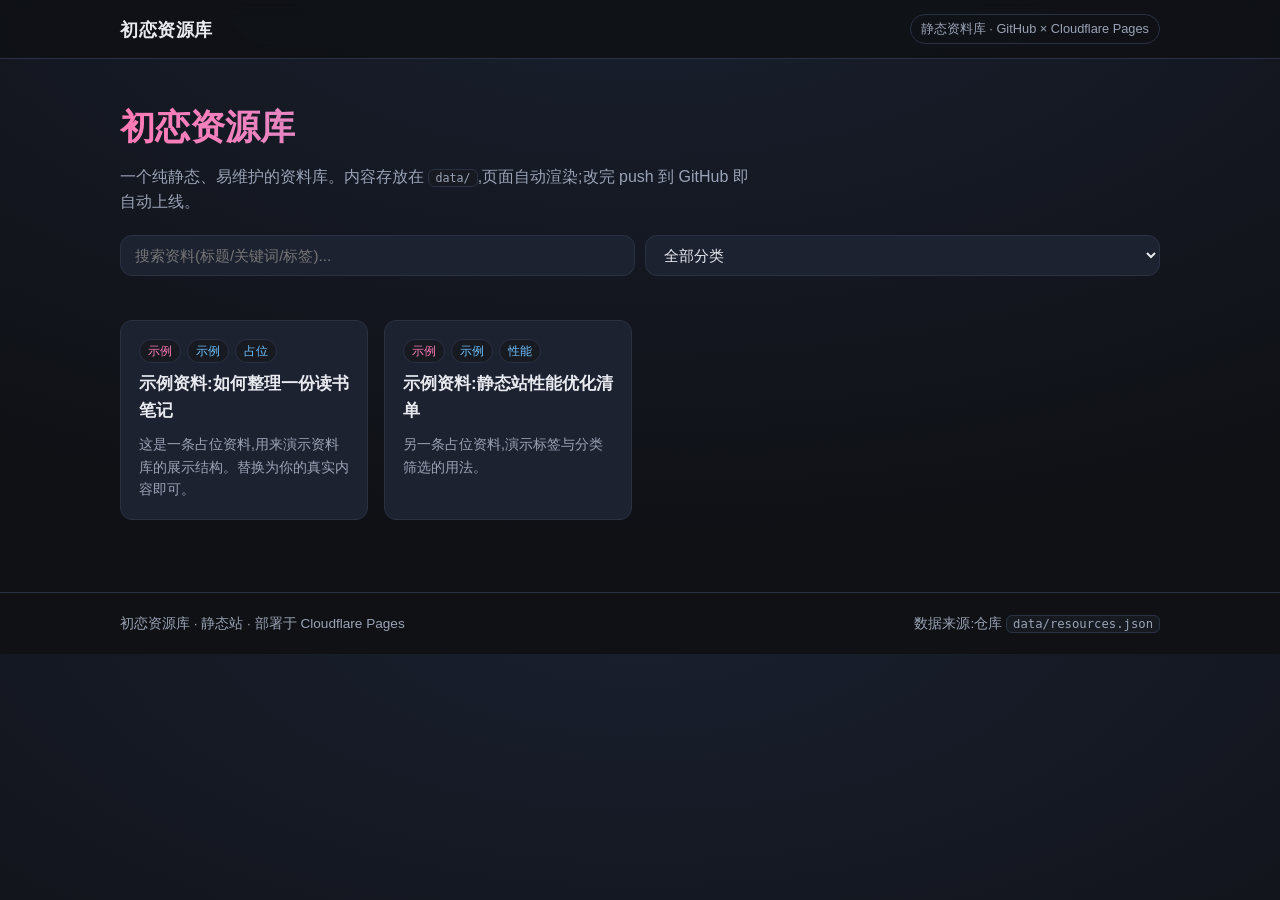
<file: index.html>
<!DOCTYPE html>
<html lang="zh-CN">
<head>
  <meta charset="UTF-8" />
  <meta name="viewport" content="width=device-width, initial-scale=1.0" />
  <title>初恋资源库</title>
  <meta name="description" content="初恋资源库 —— 一个轻量静态资料库,通过 GitHub + Cloudflare Pages 部署。" />
  <link rel="stylesheet" href="assets/styles.css" />
</head>
<body>
  <header class="site-header">
    <div class="wrap nav">
      <a class="brand" href="index.html">初恋资源库</a>
      <span class="tag">静态资料库 · GitHub × Cloudflare Pages</span>
    </div>
  </header>

  <main class="wrap">
    <section class="hero">
      <h1>初恋资源库</h1>
      <p class="lead">一个纯静态、易维护的资料库。内容存放在 <code>data/</code>,页面自动渲染;改完 push 到 GitHub 即自动上线。</p>
      <div class="controls">
        <input id="search" type="search" placeholder="搜索资料(标题/关键词/标签)..." aria-label="搜索" />
        <select id="filter-category" aria-label="按分类筛选"></select>
      </div>
    </section>

    <section id="catalog" class="grid" aria-live="polite">
      <p class="muted">正在加载资料列表...</p>
    </section>
  </main>

  <footer class="site-footer">
    <div class="wrap">
      <span>初恋资源库 · 静态站 · 部署于 Cloudflare Pages</span>
      <span class="muted">数据来源:仓库 <code>data/resources.json</code></span>
    </div>
  </footer>

  <script src="assets/app.js"></script>
</body>
</html>
</file>
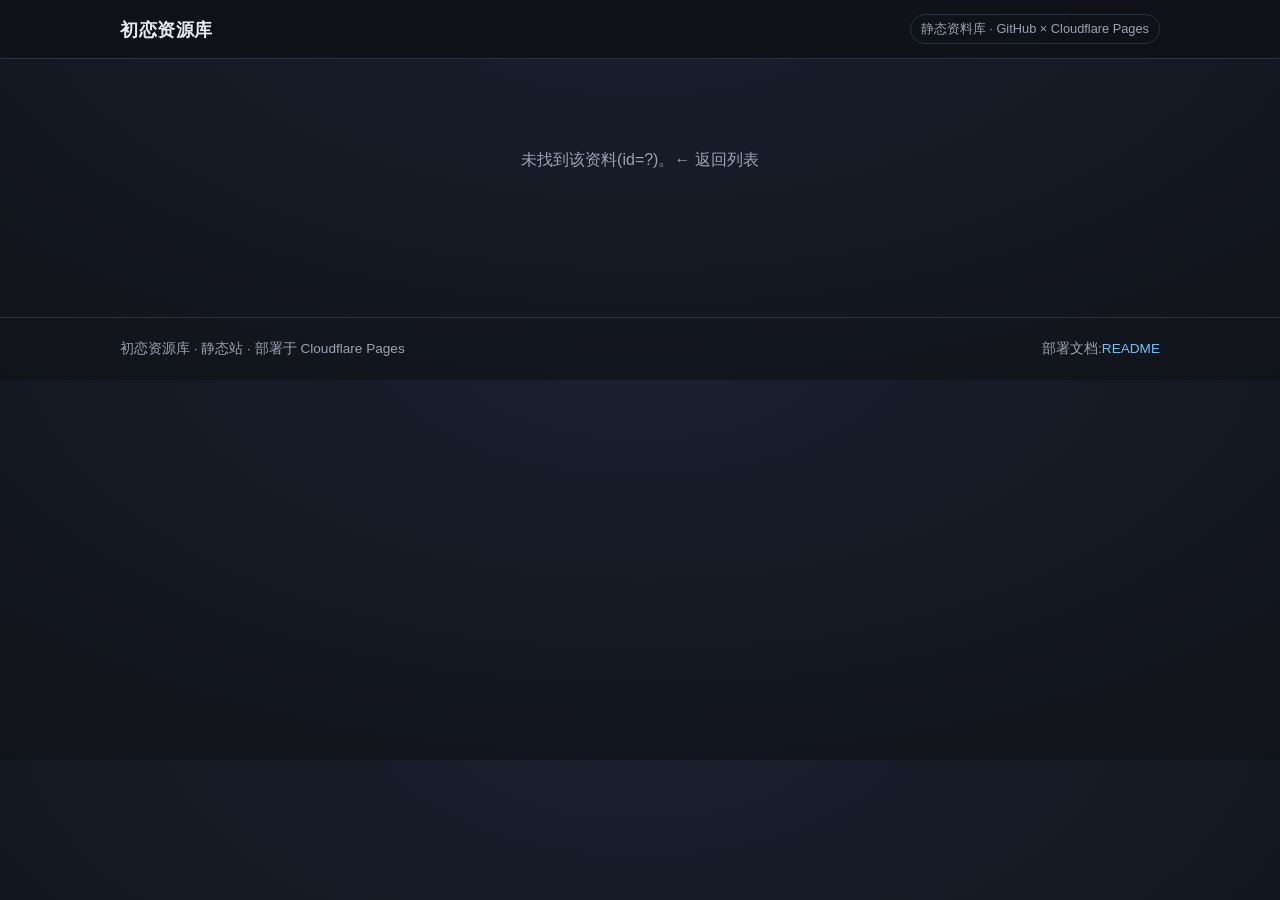
<file: resource.html>
<!DOCTYPE html>
<html lang="zh-CN">
<head>
  <meta charset="UTF-8" />
  <meta name="viewport" content="width=device-width, initial-scale=1.0" />
  <title>初恋资源库</title>
  <link rel="stylesheet" href="assets/styles.css" />
</head>
<body>
  <header class="site-header">
    <div class="wrap nav">
      <a class="brand" href="index.html">初恋资源库</a>
      <span class="tag">静态资料库 · GitHub × Cloudflare Pages</span>
    </div>
  </header>

  <main class="wrap">
    <article id="detail" class="detail">
      <p class="muted">正在加载资料...</p>
    </article>
  </main>

  <footer class="site-footer">
    <div class="wrap">
      <span>初恋资源库 · 静态站 · 部署于 Cloudflare Pages</span>
      <span class="muted">部署文档:<a href="README.html">README</a></span>
    </div>
  </footer>

  <script src="assets/app.js"></script>
</body>
</html>
</file>
<file: assets/styles.css>
:root {
  --bg: #0f1115;
  --bg-soft: #171a21;
  --card: #1d2230;
  --card-hover: #242b3b;
  --text: #e8eaf0;
  --muted: #9aa3b5;
  --accent: #ff7ab6;
  --accent-2: #6ec1ff;
  --border: #2a3142;
  --radius: 12px;
  --max: 1080px;
}

* { box-sizing: border-box; }

html { scroll-behavior: smooth; }

body {
  margin: 0;
  font-family: -apple-system, BlinkMacSystemFont, "Segoe UI", "PingFang SC",
    "Microsoft YaHei", Roboto, Helvetica, Arial, sans-serif;
  background: radial-gradient(1200px 600px at 50% -10%, #1a2030, var(--bg));
  color: var(--text);
  line-height: 1.6;
}

.wrap {
  max-width: var(--max);
  margin: 0 auto;
  padding: 0 20px;
}

a { color: var(--accent-2); text-decoration: none; }
a:hover { text-decoration: underline; }

code {
  background: var(--bg-soft);
  border: 1px solid var(--border);
  border-radius: 6px;
  padding: 1px 6px;
  font-size: 0.9em;
}

/* Header */
.site-header {
  position: sticky;
  top: 0;
  z-index: 10;
  background: rgba(15, 17, 21, 0.85);
  backdrop-filter: blur(8px);
  border-bottom: 1px solid var(--border);
}
.site-header .nav {
  display: flex;
  align-items: center;
  justify-content: space-between;
  padding: 14px 20px;
}
.brand {
  font-weight: 700;
  font-size: 1.15rem;
  color: var(--text);
  letter-spacing: 0.5px;
}
.brand:hover { text-decoration: none; color: var(--accent); }
.tag {
  color: var(--muted);
  font-size: 0.8rem;
  border: 1px solid var(--border);
  border-radius: 999px;
  padding: 4px 10px;
}

/* Hero */
.hero { padding: 40px 0 12px; }
.hero h1 {
  margin: 0 0 8px;
  font-size: 2.2rem;
  background: linear-gradient(90deg, var(--accent), var(--accent-2));
  -webkit-background-clip: text;
  background-clip: text;
  color: transparent;
}
.lead { color: var(--muted); margin: 0 0 20px; max-width: 640px; }

.controls {
  display: flex;
  gap: 10px;
  flex-wrap: wrap;
  margin-bottom: 8px;
}
.controls input,
.controls select {
  flex: 1 1 240px;
  background: var(--card);
  border: 1px solid var(--border);
  color: var(--text);
  border-radius: var(--radius);
  padding: 10px 14px;
  font-size: 0.95rem;
  outline: none;
}
.controls input:focus,
.controls select:focus { border-color: var(--accent-2); }

/* Grid */
.grid {
  display: grid;
  grid-template-columns: repeat(auto-fill, minmax(240px, 1fr));
  gap: 16px;
  padding: 24px 0 48px;
}
.card {
  background: var(--card);
  border: 1px solid var(--border);
  border-radius: var(--radius);
  padding: 18px;
  display: flex;
  flex-direction: column;
  gap: 8px;
  transition: transform 0.12s ease, background 0.12s ease, border-color 0.12s ease;
}
.card:hover {
  transform: translateY(-2px);
  background: var(--card-hover);
  border-color: var(--accent-2);
}
.card h3 { margin: 0; font-size: 1.05rem; }
.card h3 a { color: var(--text); }
.card h3 a:hover { color: var(--accent); text-decoration: none; }
.card p { margin: 0; color: var(--muted); font-size: 0.88rem; flex: 1; }
.chips { display: flex; flex-wrap: wrap; gap: 6px; }
.chip {
  font-size: 0.72rem;
  padding: 2px 8px;
  border-radius: 999px;
  background: var(--bg-soft);
  border: 1px solid var(--border);
  color: var(--accent-2);
}
.chip.cat { color: var(--accent); }

.muted { color: var(--muted); }
.empty {
  grid-column: 1 / -1;
  text-align: center;
  padding: 40px 0;
  color: var(--muted);
}

/* Detail page */
.detail { padding: 32px 0 48px; }
.detail .back {
  display: inline-block;
  margin-bottom: 16px;
  color: var(--muted);
}
.detail h1 { margin: 0 0 8px; font-size: 1.9rem; }
.detail .meta {
  display: flex;
  flex-wrap: wrap;
  gap: 10px;
  align-items: center;
  margin: 12px 0 24px;
}
.detail .body {
  background: var(--card);
  border: 1px solid var(--border);
  border-radius: var(--radius);
  padding: 22px;
}
.detail .body p { margin: 0 0 12px; }

/* Footer */
.site-footer {
  border-top: 1px solid var(--border);
  padding: 20px 0;
  margin-top: 24px;
}
.site-footer .wrap {
  display: flex;
  justify-content: space-between;
  flex-wrap: wrap;
  gap: 8px;
  font-size: 0.85rem;
  color: var(--muted);
}

@media (max-width: 560px) {
  .hero h1 { font-size: 1.7rem; }
  .site-header .nav { flex-direction: column; gap: 8px; align-items: flex-start; }
}
</file>
